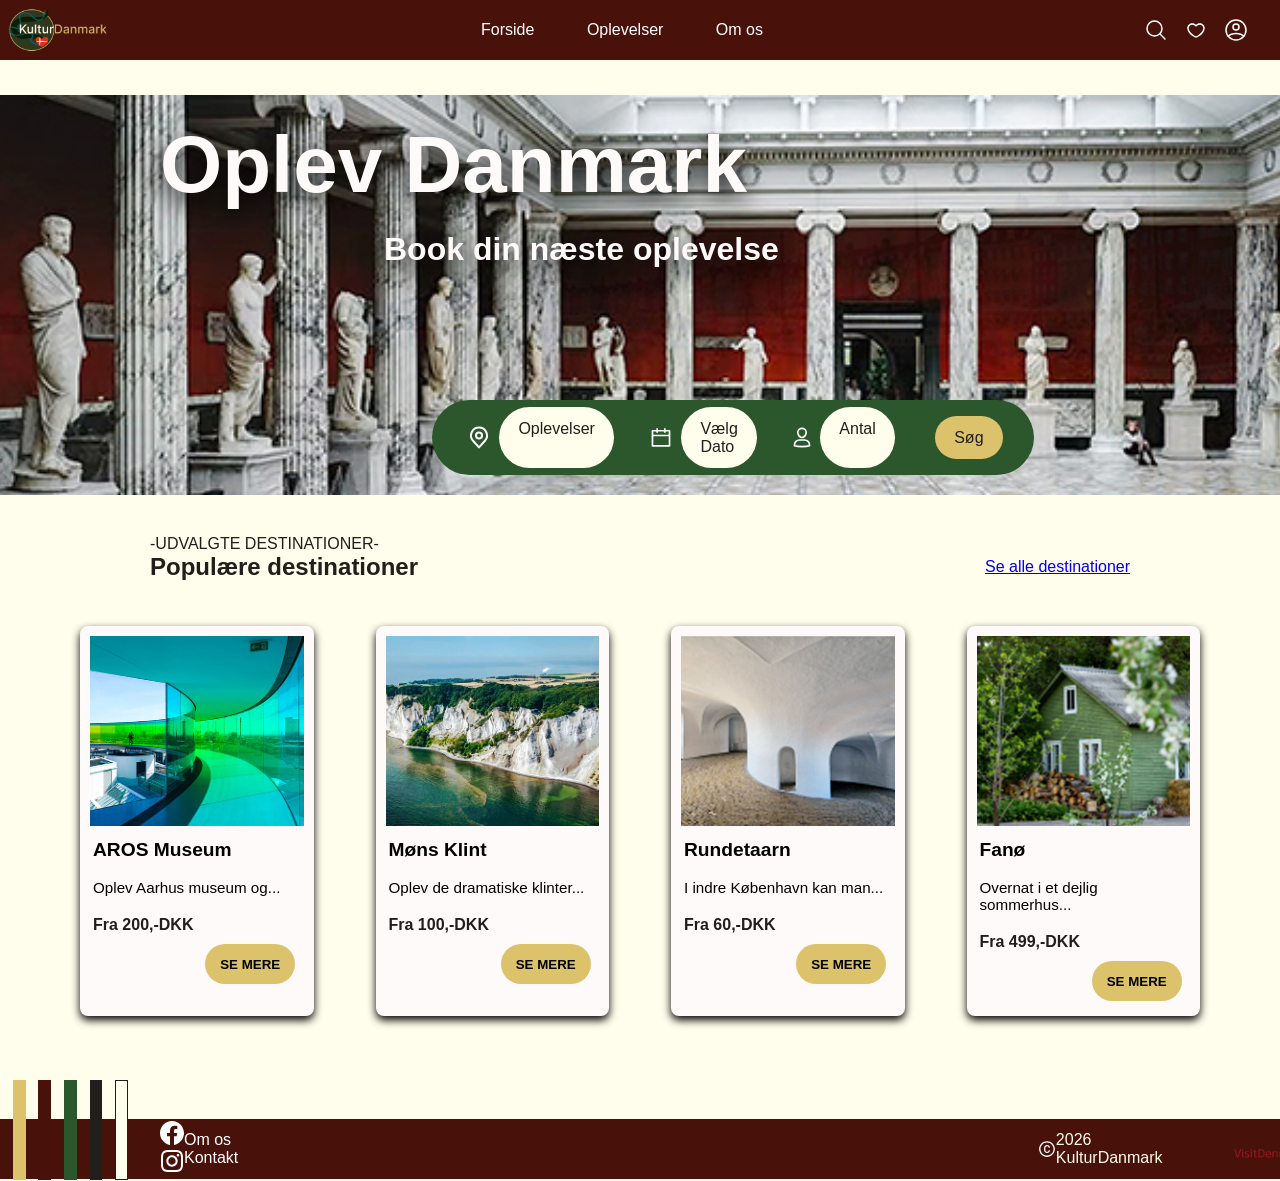
<file: index.html>
<!DOCTYPE html>
<html lang="da">
<head>
    <meta charset="UTF-8">
    <meta name="viewport" content="width=device-width, initial-scale=1.0">
    <title>Kultur Danmark - Forside</title>
    <link rel="stylesheet" href="css/siyamand.css">
</head>
<body>
 <header>
        <a href="/index.html">
            <img class="logo" src="/img/logo.png" alt="logo">
        </a>
        <nav>
            <ul>
                <li><a href="/index.html">Forside</a></li>
                <li><a href="/oplevelser.html">Oplevelser</a></li>
                <li><a href="/omos.html">Om os</a></li>
            </ul>
        </nav>
        <div class="ikon">
        <a href="#">
            <img class="ikoner" src="/img/magnifying-glass.svg" alt="søgeikon">
        </a>
        <a href="#">
            <img class="ikoner" src="/img/heart.svg" alt="likes">
        </a>
        <a href="#">
            <img class="ikoner" src="/img/profile-circle.svg" alt="profile">
        </a>
        </div>
    </header>

              </section>
              
             <main>
                <section class="banner">
                    
                    <div class="banner-content">
                    <h1>Oplev Danmark </h1>
                    <p> Book din næste oplevelse</p>
                    </div>
                    <img src="images/hovedbanner 4.jpg" alt="banner">
    </div>
    
                    </section>
                          <section class="search">
            <div class="søgebar">
            <img class="søg-ikoner" src="/img/location-pin.svg" alt="pin">
            <p class="search-valg1">Oplevelser</p>
            <img class="søg-ikoner" src="/img/calendar.svg" alt="kalender">
            <p class="search-valg1">Vælg Dato</p>
            <img class="søg-ikoner" src="/img/profile.svg" alt="profil">
            <p class="search-valg1">Antal</p>
            </div>
            <p class="search-valg2">Søg</p>
        </section>
              
             <section class="destinations-section">
                <p>-UDVALGTE DESTINATIONER-</p>
                <div class="destinations-title-row">
                <h2>Populære destinationer</h2>
                <a href="#">Se alle destinationer</a>
                </div>
             </section> 
                <div class="oplevelser-list">
                    <div class="oplev">
                    <img src="images/Aarhus.jpg" alt="AROS Museum">
                    <h3>AROS Museum</h3>
                    <p>Oplev Aarhus  museum og...</p>
                    <span class="price"> Fra 200,-DKK</span>
                    <button class="knap">SE MERE</button>
                    </div>
                           
                     
                    <div class="oplev">
                    <img src="images/mnstklin.jpg" alt="Møns Klints">
                    <h3>Møns Klint</h3>
                    <p>Oplev de dramatiske klinter...</p>
                    <span class="price"> Fra 100,-DKK</span>
                    <button class="knap">SE MERE</button>
                    </div>
                                 
                      
                    <div class="oplev">
                    <img src="images/runderatn.jpg" alt="Billund Legoland">
                    <h3>Rundetaarn</h3>
                    <p> I indre København kan man...</p>
                    <span class="price"> Fra 60,-DKK</span>
                    <button class="knap">SE MERE</button> 
                    </div>
                
                
                     
                    <div class="oplev">
                    <img src="images/fano.jpg" alt="Mønsk Klin">
                    <h3>Fanø</h3>
                    <p> Overnat i et dejlig sommerhus...</p>
                    <span class="price"> Fra 499,-DKK</span>
                    <button class="knap">SE MERE</button>
                    </div>
                 </div>
                        <div class="farve-linjer">
            <div class="box-1"></div>
            <div class="box-2"></div>
            <div class="box-3"></div>
            <div class="box-4"></div>
            <div class="box-5"></div>
        </div>
    
    </main> 
    <footer>
        <div class="so-me">
            <img src="/img/facebook.svg" alt="facebook">
            <img src="/img/instagram.svg" alt="instagram">
        </div>
        <div class="box-6"></div>
        <div class="genveje">
            <ul>
                <li><a href="/omos.html">Om os</a></li>
                <li><a href="#">Kontakt</a></li>
            </ul>
        </div>
        <div class="copyright">
            <img class="copyikon" src="/img/copyright-circle.svg" alt="copyright">
            <p class="kdk">2026 KulturDanmark</p>
            <img class="visitdk" src="/img/visitdenmark-logo.png" alt="visitdenmark">
        </div>        
    </footer>
   </body>
</html>
</file>
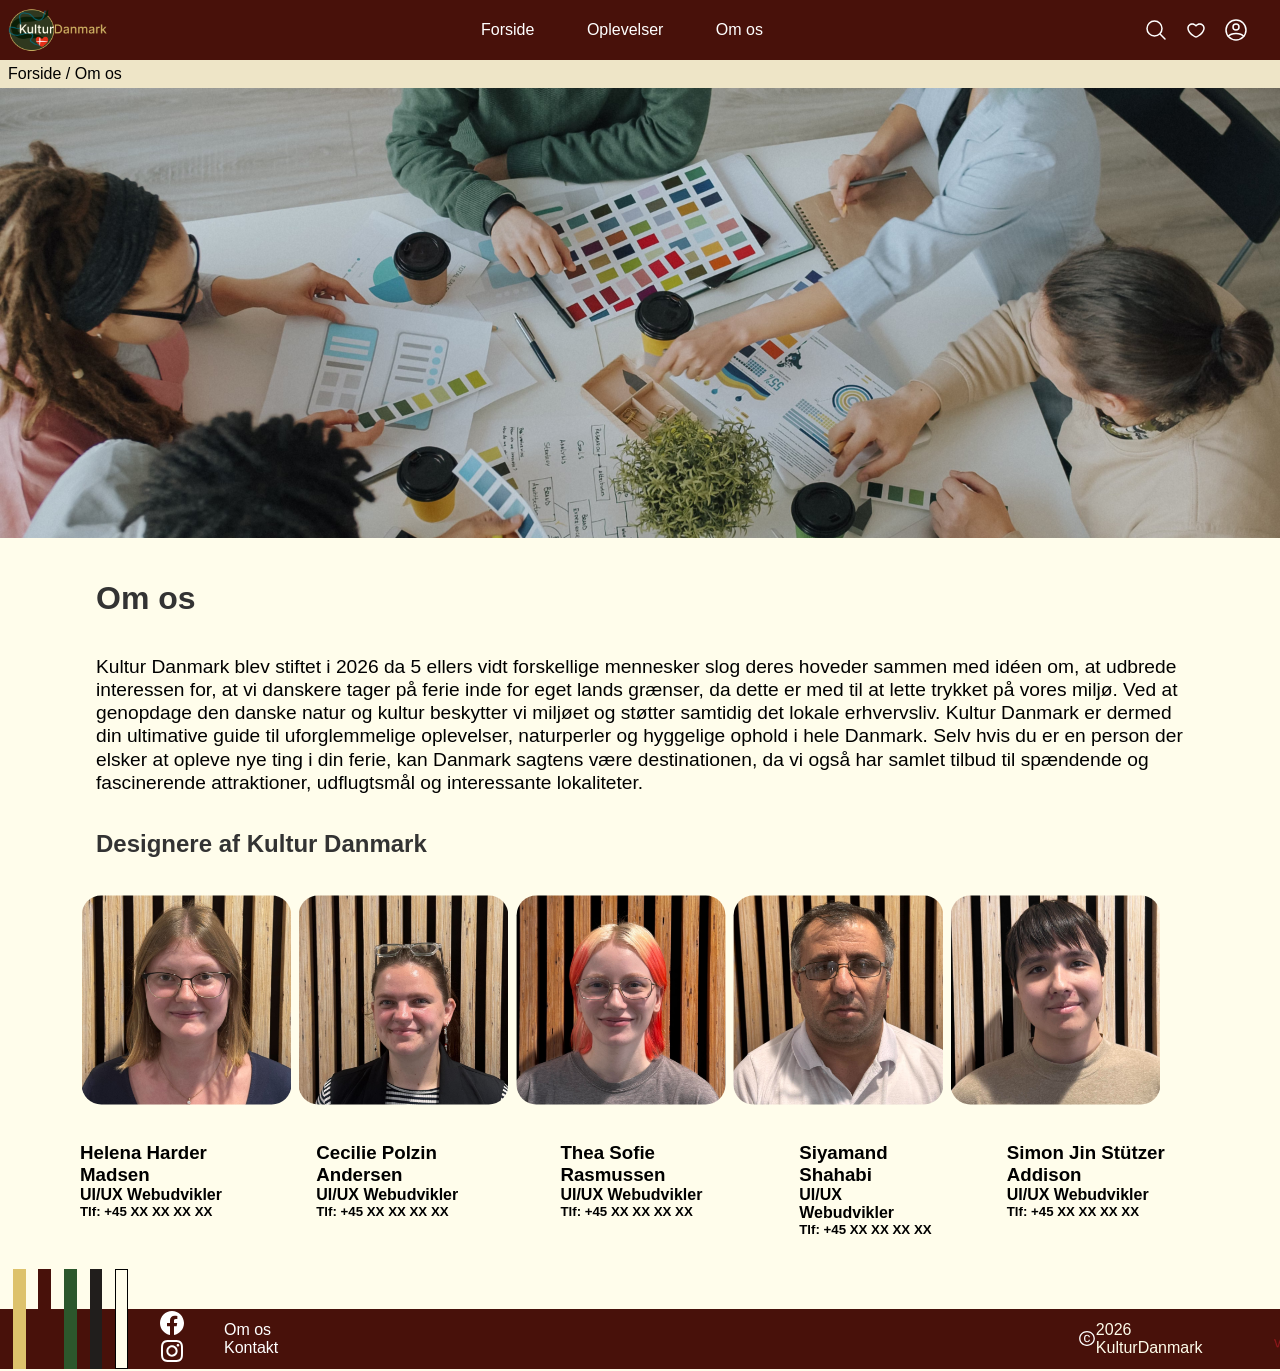
<file: omos.html>
<!DOCTYPE html>
<html lang="da">
<head>
    <meta charset="UTF-8">
    <meta name="viewport" content="width=device-width, initial-scale=1.0">
    <title>Om os</title>
    <link rel="stylesheet" href="/css/simoncecilie.css">
</head>
<body>
    <header>
        <a href="/index.html">
            <img class="logo" src="/img/logo.png" alt="logo">
        </a>
        <nav>
            <ul>
                <li><a href="/index.html">Forside</a></li>
                <li><a href="/oplevelser.html">Oplevelser</a></li>
                <li><a href="/omos.html">Om os</a></li>
            </ul>
        </nav>
        <div class="ikon">
        <a href="#">
            <img class="ikoner" src="/img/magnifying-glass.svg" alt="søgeikon">
        </a>
        <a href="#">
            <img class="ikoner" src="/img/heart.svg" alt="likes">
        </a>
        <a href="#">
            <img class="ikoner" src="/img/profile-circle.svg" alt="profile">
        </a>
        </div>
    </header>

    <main>
        <p class="brødkrumme">Forside / Om os</p>
        <img class="banner-img" src="img/omos/banneromos.jpg" alt="People collaborating">
            <h1>Om os</h1>
            <div class="tekst">
                <p> Kultur Danmark blev stiftet i 2026 da 5 ellers vidt forskellige mennesker slog deres hoveder sammen med idéen om, at udbrede interessen for, at vi danskere tager på ferie inde for eget lands grænser, da dette er med til at lette trykket på vores miljø. Ved at genopdage den danske natur og kultur beskytter vi miljøet og støtter samtidig det lokale erhvervsliv.
                Kultur Danmark er dermed din ultimative guide til uforglemmelige oplevelser, naturperler og hyggelige ophold i hele Danmark. Selv hvis du er en person der elsker at opleve nye ting i din ferie, kan Danmark sagtens være destinationen, da vi også har samlet tilbud til spændende og fascinerende attraktioner, udflugtsmål og interessante lokaliteter.
                </p>
            </div>

        <section>
            <h2>Designere af Kultur Danmark</h2>
            <div class="galleri-container">
                <img src="img/omos/helene.jpg" alt="" class="galleri">
                <img src="img/omos/cecilie.jpg" alt="" class="galleri">
                <img src="img/omos/thea.jpg" alt="" class="galleri">
                <img src="img/omos/siyamand.jpg" alt="" class="galleri">
                <img src="img/omos/simon.jpg" alt="" class="galleri">
            </div>

            <div class="stiftinfo">
                <div>
                    <h3>Helena Harder Madsen </h3>
                    <h4>UI/UX Webudvikler </h4>  
                    <h5>Tlf: +45 XX XX XX XX </h5>
                </div>
            <div>
                <h3>Cecilie Polzin Andersen</h3>
                <h4>UI/UX Webudvikler </h4>  
                <h5>Tlf: +45 XX XX XX XX </h5>
            </div>
            <div>
                <h3>Thea Sofie Rasmussen </h3>
                <h4>UI/UX Webudvikler </h4>  
                <h5>Tlf: +45 XX XX XX XX </h5>
            </div>
            <div>
                <h3>Siyamand Shahabi </h3>
                <h4>UI/UX Webudvikler </h4> 
                <h5>Tlf: +45 XX XX XX XX </h5>
            </div>
            <div>
                <h3>Simon Jin Stützer Addison </h3>
                <h4>UI/UX Webudvikler </h4>  
                <h5>Tlf: +45 XX XX XX XX </h5>
            </div>
            </div>
        </section>

         <div class="farve-linjer">
            <div class="box-1"></div>
            <div class="box-2"></div>
            <div class="box-3"></div>
            <div class="box-4"></div>
            <div class="box-5"></div>
        </div>
    </main>

    <footer>
        <div class="so-me">
            <img src="/img/facebook.svg" alt="facebook">
            <img src="/img/instagram.svg" alt="instagram">
        </div>
        <div class="box-6"></div>
        <div class="genveje">
            <ul>
                <li><a href="/omos.html">Om os</a></li>
                <li><a href="#">Kontakt</a></li>
            </ul>
        </div>
        <div class="copyright">
            <img class="copyikon" src="/img/copyright-circle.svg" alt="copyright">
            <p class="kdk">2026 KulturDanmark</p>
            <img class="visitdk" src="/img/visitdenmark-logo.png" alt="visitdenmark">
        </div>        
    </footer>
</body>
</html>
</file>
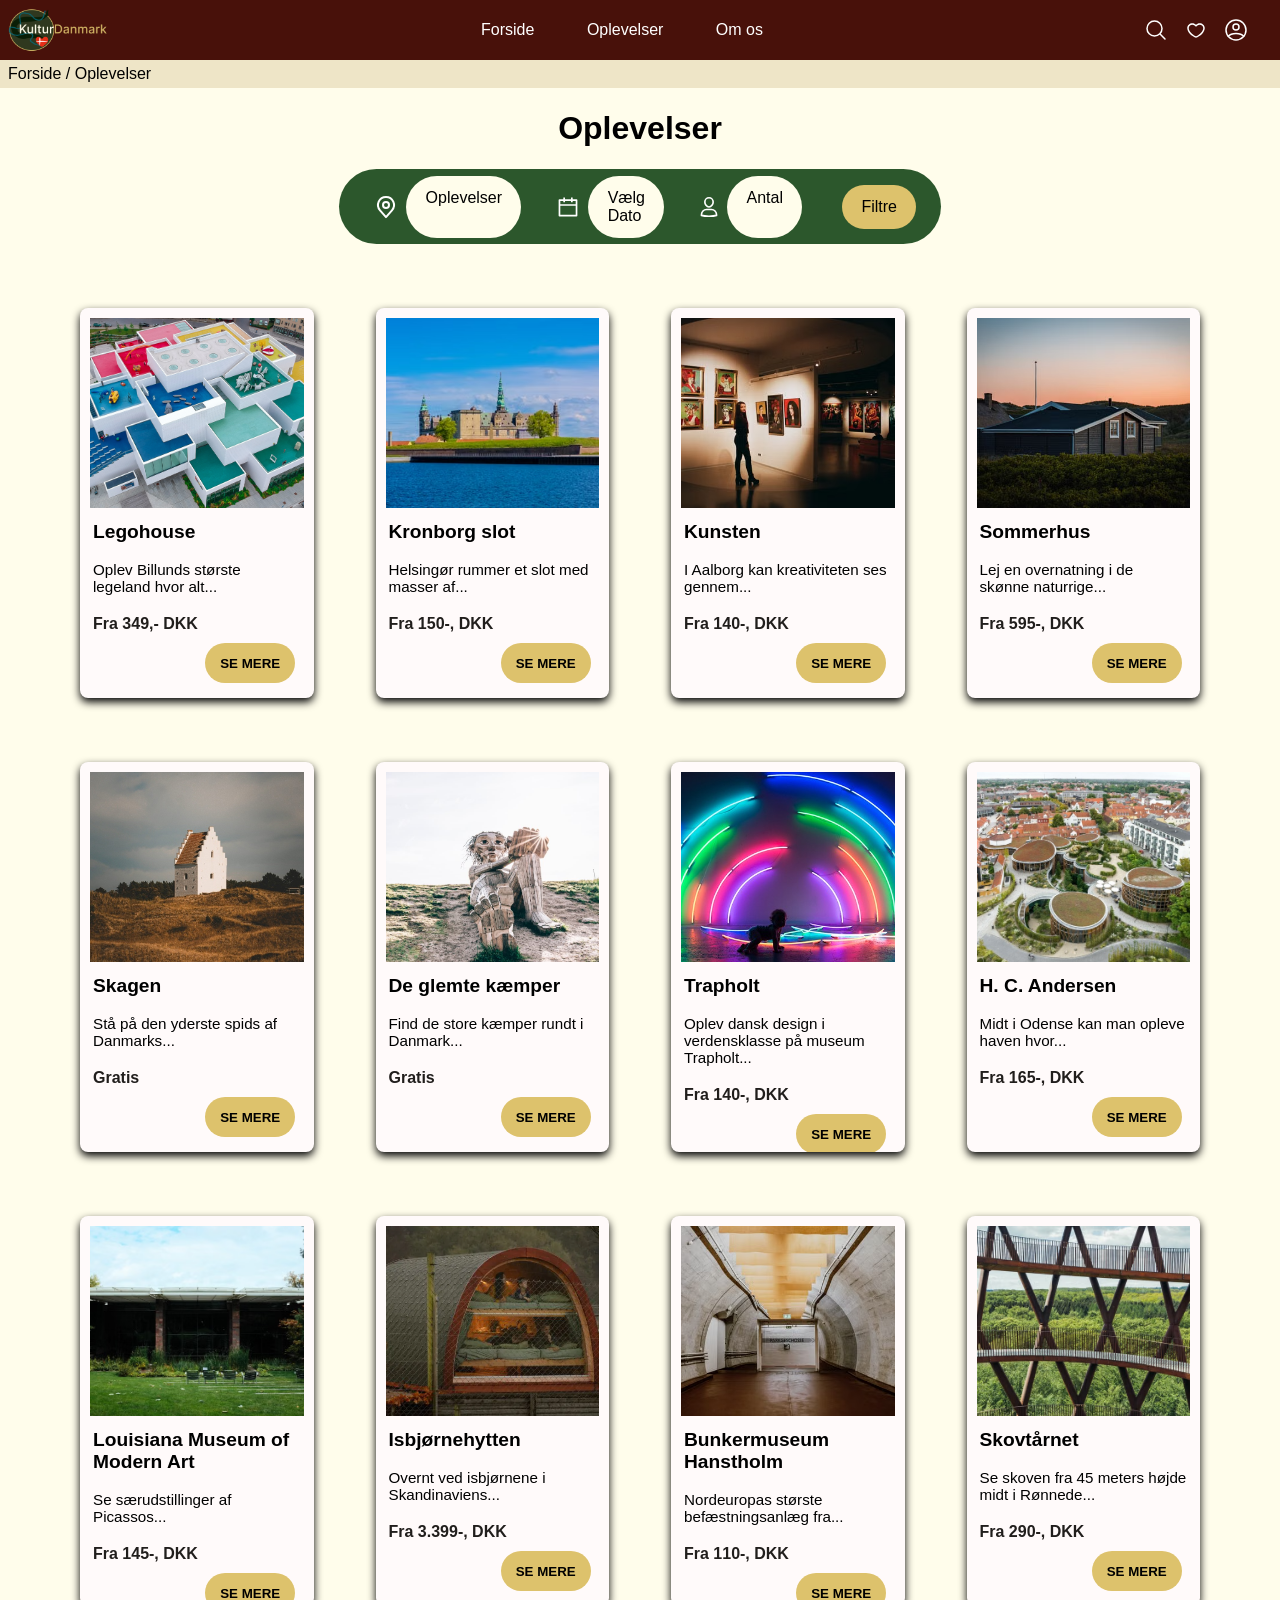
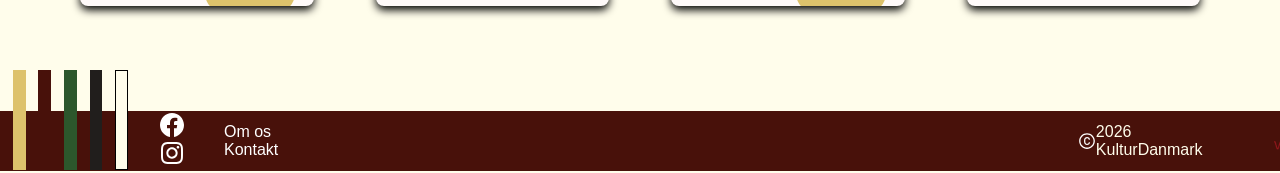
<file: oplevelser.html>
<!DOCTYPE html>
<html lang="da">
<head>
    <meta charset="UTF-8">
    <meta name="viewport" content="width=device-width, initial-scale=1.0">
    <title>Oplevelser</title>
    <link rel="stylesheet" href="/css/helenathea.css">
</head>
<body>
    <header>
        <a href="/index.html">
            <img class="logo" src="/img/logo.png" alt="logo">
        </a>
        <nav>
            <ul>
                <li><a href="/index.html">Forside</a></li>
                <li><a href="/oplevelser.html">Oplevelser</a></li>
                <li><a href="/omos.html">Om os</a></li>
            </ul>
        </nav>
        <div class="ikon">
        <a href="#">
            <img class="ikoner" src="/img/magnifying-glass.svg" alt="søgeikon">
        </a>
        <a href="#">
            <img class="ikoner" src="/img/heart.svg" alt="likes">
        </a>
        <a href="#">
            <img class="ikoner" src="/img/profile-circle.svg" alt="profile">
        </a>
        </div>
    </header>

    <main>
        <p class="brødkrumme">Forside / Oplevelser</p>
        <h1 class="overskrift">Oplevelser</h1>
        <section class="search">
            <div class="søgebar">
            <img class="søg-ikoner" src="/img/location-pin.svg" alt="pin">
            <p class="search-valg1">Oplevelser</p>
            <img class="søg-ikoner" src="/img/calendar.svg" alt="kalender">
            <p class="search-valg1">Vælg Dato</p>
            <img class="søg-ikoner" src="/img/profile.svg" alt="profil">
            <p class="search-valg1">Antal</p>
            </div>
            <p class="search-valg2">Filtre</p>
        </section>
        <div class="oplevelser-list">

            <div class="oplev">
                <img src="/img/lego-house.jpg" alt="legohouse">
                <h3>Legohouse</h3>
                <p>Oplev Billunds største legeland hvor alt...</p>
                <span class="price"> Fra 349,- DKK</span>
                <button class="knap">SE MERE</button>
            </div>
            <div class="oplev">
                <img src="/img/kronborg-slot.png" alt="kronborg slot">
                <h3>Kronborg slot</h3>
                <p>Helsingør rummer et slot med masser af...</p>
                <span class="price">Fra 150-, DKK</span>
                <button class="knap">SE MERE</button>
            </div>
            <div class="oplev">
                <img src="/img/kunsten-museum.png" alt="kunsten">
                <h3>Kunsten</h3>
                <p>I Aalborg kan kreativiteten ses gennem...</p>
                <span class="price">Fra 140-, DKK</span>
                <button class="knap">SE MERE</button>
            </div>
            <div class="oplev">
                <img src="/img/sommerhus.png" alt="sommerhus">
                <h3>Sommerhus</h3>
                <p>Lej en overnatning i de skønne naturrige...</p>
                <span class="price">Fra 595-, DKK</span>
                <button class="knap">SE MERE</button>
            </div>
        </div>
        <div class="oplevelser-list">
            <div class="oplev">
                <img src="/img/skagen.jpg" alt="skagen">
                <h3>Skagen</h3>
                <p>Stå på den yderste spids af Danmarks...</p>
                <span class="price">Gratis</span>
                <button class="knap">SE MERE</button>
            </div>
            <div class="oplev">
                <img src="/img/de-glemte-kæmper.jpg" alt="de glemte kæmper">
                <h3>De glemte kæmper</h3>
                <p>Find de store kæmper rundt i Danmark...</p>
                <span class="price">Gratis</span>
                <button class="knap">SE MERE</button>
            </div>
            <div class="oplev">
                <img src="/img/trapholt.jpg" alt="trapholt">
                <h3>Trapholt</h3>
                <p>Oplev dansk design i verdensklasse på museum Trapholt...</p>
                <span class="price">Fra 140-, DKK</span>
                <button class="knap">SE MERE</button>
            </div>
            <div class="oplev">
                <img src="/img/h.c.andersen.jpg" alt="h. c. andersen">
                <h3>H. C. Andersen</h3>
                <p>Midt i Odense kan man opleve haven hvor...</p>
                <span class="price">Fra 165-, DKK</span>
                <button class="knap">SE MERE</button>
            </div>
        </div>
        <div class="oplevelser-list">
            <div class="oplev">
                <img src="/img/louisiana-museum-of-modern-art.png" alt="louisiana museum of modern art">
                <h3>Louisiana Museum of Modern Art</h3>
                <p>Se særudstillinger af Picassos...</p>
                <span class="price">Fra 145-, DKK</span>
                <button class="knap">SE MERE</button>
            </div>
            <div class="oplev">
                <img src="/img/isbjørnehytten.png" alt="isbjørnehytten">
                <h3>Isbjørnehytten</h3>
                <p>Overnt ved isbjørnene i Skandinaviens...</p>
                <span class="price">Fra 3.399-, DKK</span>
                <button class="knap">SE MERE</button>
            </div>
            <div class="oplev">
                <img src="/img/hanstholm-bunkermuseum.png" alt="bunkermuseum hanstholm">
                <h3>Bunkermuseum Hanstholm</h3>
                <p>Nordeuropas største befæstningsanlæg fra...</p>
                <span class="price">Fra 110-, DKK</span>
                <button class="knap">SE MERE</button>
            </div>
            <div class="oplev">
                <img src="/img/skovtårnet.png" alt="skovtårnet">
                <h3>Skovtårnet</h3>
                <p>Se skoven fra 45 meters højde midt i Rønnede...</p>
                <span class="price">Fra 290-, DKK</span>
                <button class="knap">SE MERE</button>
            </div>
        </div>

        
         <div class="farve-linjer">
            <div class="box-1"></div>
            <div class="box-2"></div>
            <div class="box-3"></div>
            <div class="box-4"></div>
            <div class="box-5"></div>
        </div>
    </main>
    
    <footer>
        <div class="so-me">
            <img src="/img/facebook.svg" alt="facebook">
            <img src="/img/instagram.svg" alt="instagram">
        </div>
        <div class="box-6"></div>
        <div class="genveje">
            <ul>
                <li><a href="/omos.html">Om os</a></li>
                <li><a href="#">Kontakt</a></li>
            </ul>
        </div>
        <div class="copyright">
            <img class="copyikon" src="/img/copyright-circle.svg" alt="copyright">
            <p class="kdk">2026 KulturDanmark</p>
            <img class="visitdk" src="/img/visitdenmark-logo.png" alt="visitdenmark">
        </div>        
    </footer>
</body>
</html>
</file>
<file: css/siyamand.css>
*{
    margin: 0;
    padding: 0;
    box-sizing: border-box;
     font-family: inter, sans-serif;
} 
body{
    background-color: #FFFDEB;
    color: #211e1c;
    }
    

.banner{
    position: relative;
    width: 100%;
    height: 400px;
 }
    .banner img {
height: 450px;
object-fit: cover;
object-position: center 55%;
width:100%;
margin:  2em 0em;
}

.banner-content{
    position: absolute;
    top: 50%;
    left: 50%;
    transform: translate(-50%, -50%);
    text-align: center;
    color: #fffafa;
    
    width: 100%;
}
    
.banner-content h1{
     
    font-size: 5rem;
    font-weight: bold;
    text-shadow: 0 8px 25px rgb(0, 0, 0);
    position:absolute;
    top:-2.2em;
    left: 2em;
     
}
    
.banner-content p{
    font-size: 2rem;
   position:absolute;
   top:-2em;
   left:12em;
}


.search {
     border-radius: 50px;
    background-color: #2c572c;
    width: 47%;
    height: 75px;
    margin: 0 auto;
    display: flex;
    align-items: center;
    justify-content: space-between;
    position: absolute;
    top: 25em;
    left: 27em;
}

.søgebar {
    display: flex;
    margin-left: 0em;
}

.søg-ikoner {
    position: relative;
    margin-right: 0.5em;
    margin-left: 2.2em;
}

.search-valg1 {
    display: block;
    margin: 0 0;
    background-color: #fffdeb;
    border-radius: 50px;
    padding: 0.8em 1.2em;
}

.search-valg2 {
    display: block;
    margin: 0 2.5em;
    background-color: #ddc26c;
    border-radius: 50px;
    padding: 0.8em 1.2em;
}


.banner-content p{
   
    font-weight: bolder;
    text-shadow: 0 8px 25px rgb(0, 0, 0);

}

.banner img{
    width: 100%;
    height: 100%;
 margin-top: 35px;
    
    display: block;
}
.banner-content{
    position: absolute;
    top: 50%;
    left: 50%;
    transform: translate(-50%, -50%);
    text-align: center;
    color: #fffafa;
    
    width: 100%;
}
.banner-content h1{
     
    font-size: 5rem;
    font-weight: bold;
    text-shadow: 0 8px 25px rgb(0, 0, 0);
     
}
.banner-content p{
    font-size: 2rem;
   
}


.search-bar-box{
    position: absolute;
     justify-content: space-between;
     
    background-color: #2c572c;
    padding: 15px 20px;
    border-radius: 50px;
      width: 70%;
    align-items: center;
    display: flex;
    gap: 30px;
    bottom: 20px;
    font-weight: bolder;
    box-shadow: 0 8px 25px rgb(0, 0, 0);
    
    margin-left: 200px;
    justify-content: space-around;
        
    
   
  }

   
  .search-field{
    position: relative;
    height: 40px;
       
       display: flex;
       flex: 1;
       justify-content: flex-start;
    align-items: center;
    padding: 5px 10px;
    border-radius: 50px;
    background-color: #FFFDEB;
   
    align-items: center;
    gap: 15px;
    box-shadow: 0 4 8px #000;
    
     

  }
   .search-bar-box img{
    position: relative;
    display:25px;
    width: auto;
    margin-bottom: 25px;
   
    
  }

.destinations-section{
    padding: 40px 150px 20px;
   width: 100%;
    
   }
   
 
.destinations-title-row{
    display: flex;
    justify-content:space-between;
    align-items: center;
    margin-bottom: 25px;
   
    
   
}
.oplevelser-list{
    display: flex;
    justify-content: center;
    gap: 30px;
    margin: 0 4em 4em 4em;
}


.oplev{
    border: #fffafa;
    border-radius: 8px;
    overflow: hidden;
    width: 300px;
    height: 390px;
    box-shadow: 0 4px 8px #000;
    transition: 0.3s ease;
    background-color: #fffafa;
    padding: 5px 5px;
    margin: 0 1em;
}
 
.oplev img{
    width: 100%;
    height: 200px;
    object-fit: cover;
    display: block;
    padding: 5px 5px;
}

.oplev h3{
    font-size: 1.2rem;
    color: #000;
    padding: 8px 8px;
}
.oplev p{
    font-size: 0.95rem;
    color: #000;
    padding: 10px 8px;
}
 
.oplev:hover{
    transform: translateY(-5px);
}

.oplev .price{
   display: flex;
    font-weight: bold;
    color: #211e1c;
    padding: 10px 8px;
}

.knap{
    display: block;
    width: 90px;
    height: 40px;
    background-color: #ddc26c;
    color: black;
    border: none;
    border-radius: 20px;
    font-weight: bolder;
    text-align: center;
    float: right;
    margin-right: 1em;
}

.knap:hover{
    background-color: #0d3602;
}

header {
    background-color: #48110a;
    display: flex;
    align-items: center;
    padding: 0;
    justify-content: space-between;
    height: 60px;
}

.logo {
    width: 100px;
    display: block;
    margin: 0.5em;
}

nav {
    padding: 0;
}

nav ul {
    padding: 0;
}

nav li {
    display: inline-block;
    padding: 0 1.5em;
}

li a {
    color: #ffffff;
    text-decoration: none;
}

li a:hover {
    color: #d7d7d7;
    border-bottom: 2px solid #d7d7d7;
}

.ikoner {
    display: flex;
    align-items: center;
    margin: 0 1rem 0 auto;
}

.ikon {
    display: flex;
    margin: 0 1em;
}

/*Footer*/
footer {
    background-color: #48110a;
    height: 60px;
    display: flex;
    align-items: center;
    justify-content: space-between;
    margin: 0;
}

.farve-linjer {
    display: flex;
    position: relative;
    margin-bottom: -3.8em;
}

.box-1 {
    background-color: #ddc26c;
    height: 100px;
    width: 1%;
    margin-right: 0.8em;
    margin-left: 0.8em;
}

.box-2 {
    background-color: #48110a;
    height: 100px;
    width: 1%;
    margin-right: 0.8em;
}

.box-3 {
    background-color: #2c572c;
    height: 100px;
    width: 1%;
    margin-right: 0.8em;
}

.box-4 {
    background-color: #211e1c;
    height: 100px;
    width: 1%;
    margin-right: 0.8em;
}

.box-5 {
    background-color: #fffdeb;
    height: 100px;
    width: 1%;
    margin-right: 0.8em;
    border-style: solid;
    border-width: 1px;
}

.so-me {
    margin-left: 10em;
}

.box-6 {
    background-color: white;
}

.genveje {
    margin-right: 50em;
    text-decoration: none;
}

.genveje ul {
    color: white;
    list-style: none;
}

.genveje ul li a:hover {
    color: #d7d7d7;
}

.copyright {
    float: right;
    display: flex;
    color: #fffdeb;
    width: 25%;
    justify-content: space-between;
    align-items: center;
}

.copyikon {
    width: 1.1em;
}

.kdk {
    margin-right: 3em;
}

.visitdk {
        width: 8em;
        height: 4em;
}
</file>
<file: css/simoncecilie.css>
* {
    box-sizing: border-box;
    margin: 0;
    font-family: inter, sans-serif;
}

body {
    background-color: #fffdeb;
}

/*Header*/
header {
    background-color: #48110a;
    display: flex;
    align-items: center;
    padding: 0;
    justify-content: space-between;
    height: 60px;
}

.logo {
    width: 100px;
    display: block;
    margin: 0.5em;
}

nav {
    padding: 0;
}

nav ul {
    padding: 0;
}

nav li {
    display: inline-block;
    padding: 0 1.5em;
}

li a {
    color: #ffffff;
    text-decoration: none;
}

li a:hover {
    color: #d7d7d7;
    border-bottom: 2px solid #d7d7d7;
}

.ikoner {
    display: flex;
    align-items: center;
    margin: 0 1rem 0 auto;
}

.ikon {
    display: flex;
    margin: 0 1em;
}
/*Om os*/
.brødkrumme {
    padding: 0.3em 0.5em;
    background-color: #eee5c7;
}

.banner-img {
    height: 450px;
    object-fit: cover;
    object-position: center 55%;
    width:100%;
}

h1 {
    color: #333333;
    text-align: left;
    margin: 1.2em 3.0em;
}

h2 {
    color: #333333;
    text-align: left;
    margin: 1.5em 4em;
}

.tekst {
    font-size: 1.2em;
    line-height: 1.2em;
    margin: 1.2em 5em;
}

.galleri-container{
    margin: 2em 5em;
}

.galleri {
    aspect-ratio: 1/1;
    width: 19%;
    border-radius: 10%;
    object-fit: cover;
    padding: 0.1em;
}

.stiftinfo {
  display: flex;
  gap: 3em 4.5em;
  margin: 2em 5em;
}

/*Footer*/
footer {
    background-color: #48110a;
    height: 60px;
    display: flex;
    align-items: center;
    justify-content: space-between;
    margin: 0;
}

.farve-linjer {
    display: flex;
    position: relative;
    margin-bottom: -3.8em;
}

.box-1 {
    background-color: #ddc26c;
    height: 100px;
    width: 1%;
    margin-right: 0.8em;
    margin-left: 0.8em;
}

.box-2 {
    background-color: #48110a;
    height: 100px;
    width: 1%;
    margin-right: 0.8em;
}

.box-3 {
    background-color: #2c572c;
    height: 100px;
    width: 1%;
    margin-right: 0.8em;
}

.box-4 {
    background-color: #211e1c;
    height: 100px;
    width: 1%;
    margin-right: 0.8em;
}

.box-5 {
    background-color: #fffdeb;
    height: 100px;
    width: 1%;
    margin-right: 0.8em;
    border-style: solid;
    border-width: 1px;
}

.so-me {
    margin-left: 10em;
}

.box-6 {
    background-color: white;
}

.genveje {
    margin-right: 50em;
    text-decoration: none;
}

.genveje ul {
    color: white;
    list-style: none;
}

.genveje ul li a:hover {
    color: #d7d7d7;
}

.copyright {
    float: right;
    display: flex;
    color: #fffdeb;
    width: 25%;
    justify-content: space-between;
    align-items: center;
}

.copyikon {
    width: 1.1em;
}

.kdk {
    margin-right: 3em;
}

.visitdk {
        width: 8em;
        height: 4em;
}
</file>
<file: css/helenathea.css>
/*Hele hjemmesiden*/
* {
    box-sizing: border-box;
    margin: 0;
    font-family: inter, sans-serif;
}

body {
    background-color: #fffdeb;
}

/*Header*/
header {
    background-color: #48110a;
    display: flex;
    align-items: center;
    padding: 0;
    justify-content: space-between;
    height: 60px;
}

.logo {
    width: 100px;
    display: block;
    margin: 0.5em;
}

nav {
    padding: 0;
}

nav ul {
    padding: 0;
}

nav li {
    display: inline-block;
    padding: 0 1.5em;
}

li a {
    color: #ffffff;
    text-decoration: none;
}

li a:hover {
    color: #d7d7d7;
    border-bottom: 2px solid #d7d7d7;
}

.ikoner {
    display: flex;
    align-items: center;
    margin: 0 1rem 0 auto;
}

.ikon {
    display: flex;
    margin: 0 1em;
}

/*Footer*/
footer {
    background-color: #48110a;
    height: 60px;
    display: flex;
    align-items: center;
    justify-content: space-between;
    margin: 0;
}

.farve-linjer {
    display: flex;
    position: relative;
    margin-bottom: -3.7em;
}

.box-1 {
    background-color: #ddc26c;
    height: 100px;
    width: 1%;
    margin-right: 0.8em;
    margin-left: 0.8em;
}

.box-2 {
    background-color: #48110a;
    height: 100px;
    width: 1%;
    margin-right: 0.8em;
}

.box-3 {
    background-color: #2c572c;
    height: 100px;
    width: 1%;
    margin-right: 0.8em;
}

.box-4 {
    background-color: #211e1c;
    height: 100px;
    width: 1%;
    margin-right: 0.8em;
}

.box-5 {
    background-color: #fffdeb;
    height: 100px;
    width: 1%;
    margin-right: 0.8em;
    border-style: solid;
    border-width: 1px;
}

.so-me {
    margin-left: 10em;
}

.box-6 {
    background-color: white;
}

.genveje {
    margin-right: 50em;
    text-decoration: none;
}

.genveje ul {
    color: white;
    list-style: none;
}

.genveje ul li a:hover {
    color: #d7d7d7;
}

.copyright {
    float: right;
    display: flex;
    color: #fffdeb;
    width: 25%;
    justify-content: space-between;
    align-items: center;
}

.copyikon {
    width: 1.1em;
}

.kdk {
    margin-right: 3em;
}

.visitdk {
        width: 8em;
        height: 4em;
}

/*Oplevelser*/
.overskrift {
    margin-top: 0.7em;
    margin-bottom: 0.7em;
    text-align: center; 
}

.brødkrumme {
    padding: 0.3em 0.5em;
    background-color: #eee5c7;
}

.search {
    border-radius: 50px;
    background-color: #2c572c;
    width: 47%;
    height: 75px;
    margin: 0 auto;
    display: flex;
    align-items: center;
    justify-content: space-between;
}

.søgebar {
    display: flex;
    margin-left: 0em;
}

.søg-ikoner {
    position: relative;
    margin-right: 0.5em;
    margin-left: 2.2em;
}

.search-valg1 {
    display: block;
    margin: 0 0;
    background-color: #fffdeb;
    border-radius: 50px;
    padding: 0.8em 1.2em;
}

.search-valg2 {
    display: block;
    margin: 0 2.5em;
    background-color: #ddc26c;
    border-radius: 50px;
    padding: 0.8em 1.2em;
}

.oplevelser-list{
    display: flex;
    justify-content: center;
    gap: 30px;
    margin: 4em;
}


.oplev{
    border: #fffafa;
    border-radius: 8px;
    overflow: hidden;
    width: 300px;
    height: 390px;
    box-shadow: 0 4px 8px #000;
    transition: 0.3s ease;
    background-color: #fffafa;
    padding: 5px 5px;
    margin: 0 1em;
}
 
.oplev img{
    width: 100%;
    height: 200px;
    object-fit: cover;
    display: block;
    padding: 5px 5px;
}

.oplev h3{
    font-size: 1.2rem;
    color: #000;
    padding: 8px 8px;
}
.oplev p{
    font-size: 0.95rem;
    color: #000;
    padding: 10px 8px;
}
 
.oplev:hover{
    transform: translateY(-5px);
}

.oplev .price{
   display: flex;
    font-weight: bold;
    color: #211e1c;
    padding: 10px 8px;
}

.knap{
    display: block;
    width: 90px;
    height: 40px;
    background-color: #ddc26c;
    color: black;
    border: none;
    border-radius: 20px;
    font-weight: bolder;
    text-align: center;
    float: right;
    margin-right: 1em;
}

.knap:hover{
    background-color: #0d3602;
}
</file>
